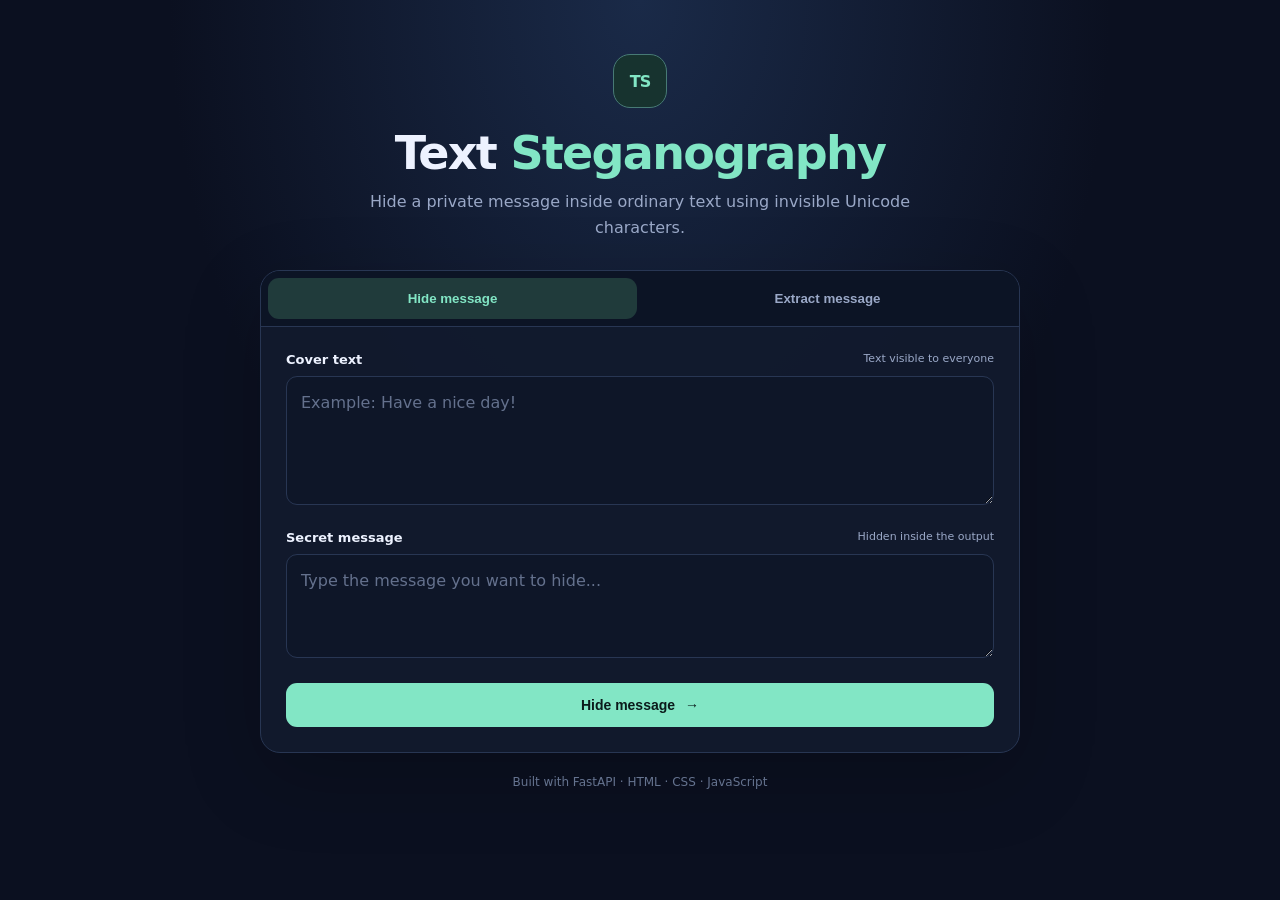
<file: frontend/index.html>
<!doctype html>
<html lang="en">
<head>
  <meta charset="UTF-8" />
  <meta name="viewport" content="width=device-width, initial-scale=1.0" />
  <meta name="description" content="A simple text steganography tool for hiding and extracting messages in text." />
  <title>Text Steganography</title>
  <link rel="stylesheet" href="style.css" />
</head>
<body>
  <main class="shell">
    <header class="hero">
      <div class="mark" aria-hidden="true">TS</div>
     
      <h1>Text <span>Steganography</span></h1>
      <p class="subtitle">Hide a private message inside ordinary text using invisible Unicode characters.</p>
      
    </header>

    <section class="card">
      <div class="tabs" role="tablist" aria-label="Steganography mode">
        <button class="tab active" data-mode="hide" role="tab" aria-selected="true">Hide message</button>
        <button class="tab" data-mode="extract" role="tab" aria-selected="false">Extract message</button>
      </div>

      <form id="hide-form" class="panel">
        <label for="cover-text">Cover text <span>Text visible to everyone</span></label>
        <textarea id="cover-text" rows="4" maxlength="10000" placeholder="Example: Have a nice day!"></textarea>

        <label for="secret-message">Secret message <span>Hidden inside the output</span></label>
        <textarea id="secret-message" rows="3" maxlength="2000" placeholder="Type the message you want to hide..."></textarea>

        <button class="primary" type="submit">Hide message <span aria-hidden="true">→</span></button>
      </form>

      <form id="extract-form" class="panel hidden">
        <label for="encoded-text">Text containing hidden data</label>
        <textarea id="encoded-text" rows="7" placeholder="Paste the complete encoded text here..."></textarea>
        <button class="primary" type="submit">Extract message <span aria-hidden="true">→</span></button>
      </form>

      <div id="status" class="status" role="status" aria-live="polite"></div>

      <section id="result" class="result hidden">
        <div class="result-head">
          <h2 id="result-title">Result</h2>
          <button id="copy-btn" class="secondary" type="button">Copy</button>
        </div>
        <pre id="result-text"></pre>
        <p class="hint" id="result-hint"></p>
      </section>
    </section>

    <footer>Built with FastAPI · HTML · CSS · JavaScript</footer>
  </main>
  <script src="app.js"></script>
</body>
</html>
</file>
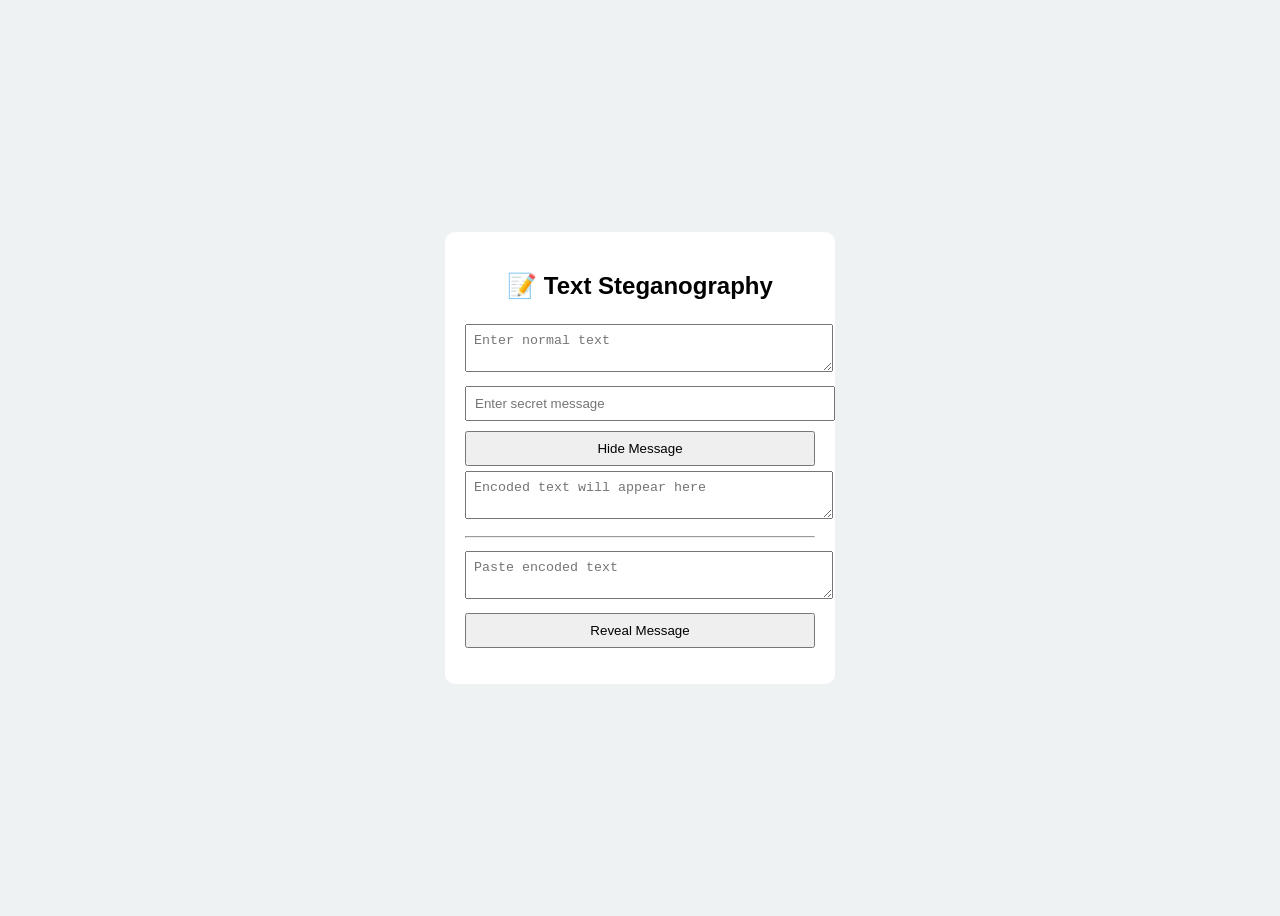
<file: Text Steganography project/index.html>
<!DOCTYPE html>
<html lang="en">
<head>
  <meta charset="UTF-8">
  <title>Simple Text Steganography</title>
  <link rel="stylesheet" href="style.css">
</head>
<body>
  <div class="container">
    <h2>📝 Text Steganography</h2>

    <textarea id="coverText" placeholder="Enter normal text"></textarea>
    <input type="text" id="secretText" placeholder="Enter secret message">

    <button onclick="hideMessage()">Hide Message</button>

    <textarea id="encodedText" placeholder="Encoded text will appear here"></textarea>

    <hr>

    <textarea id="decodeInput" placeholder="Paste encoded text"></textarea>
    <button onclick="revealMessage()">Reveal Message</button>

    <p id="decodedOutput"></p>
  </div>

  <script src="script.js"></script>
</body>
</html>
</file>
<file: frontend/style.css>
:root {
  --bg: #0b1020;
  --panel: #121a2d;
  --panel2: #0e1628;
  --text: #edf2ff;
  --muted: #9aa8c7;
  --line: #283653;
  --accent: #82e6c5;
  --accent-dark: #102d2b;
  --danger: #ffb8b8;
}
* { box-sizing: border-box; }
body {
  margin: 0; min-height: 100vh; color: var(--text);
  background: radial-gradient(ellipse at top, #1a2a48 0, var(--bg) 52%);
  font-family: Inter, ui-sans-serif, system-ui, -apple-system, BlinkMacSystemFont, "Segoe UI", sans-serif;
}
.shell { width: min(760px, calc(100% - 32px)); margin: 0 auto; padding: 54px 0 28px; }
.hero { text-align: center; margin-bottom: 28px; }
.mark {
  width: 54px; height: 54px; margin: 0 auto 18px; display: grid; place-items: center;
  border: 1px solid #477a75; border-radius: 17px; background: #17332f;
  color: var(--accent); font-weight: 800; letter-spacing: -1px;
}
.eyebrow { color: var(--accent); font-size: 11px; font-weight: 800; letter-spacing: 2px; }
h1 { margin: 9px 0; font-size: clamp(30px, 6vw, 46px); letter-spacing: -1.7px; }
h1 span { color: var(--accent); }
.subtitle { max-width: 540px; margin: 0 auto; color: var(--muted); line-height: 1.65; }
.notice { display: inline-block; margin-top: 18px; padding: 9px 12px; border: 1px solid #554c36; border-radius: 9px; color: #e9d6a3; font-size: 12px; }
.card { border: 1px solid var(--line); border-radius: 20px; overflow: hidden; background: rgba(18,26,45,.94); box-shadow: 0 24px 80px #0003; }
.tabs { display: grid; grid-template-columns: 1fr 1fr; padding: 7px; gap: 6px; background: #0c1425; border-bottom: 1px solid var(--line); }
.tab { padding: 13px; border: 0; border-radius: 11px; background: transparent; color: var(--muted); font-weight: 700; cursor: pointer; }
.tab.active { background: #203b3b; color: var(--accent); }
.panel { padding: 25px; }
.hidden { display: none !important; }
label { display: flex; justify-content: space-between; gap: 10px; margin: 0 0 9px; font-size: 13px; font-weight: 750; }
label span { color: var(--muted); font-weight: 400; font-size: 11px; }
textarea { width: 100%; resize: vertical; padding: 14px; margin-bottom: 21px; border: 1px solid var(--line); border-radius: 11px; outline: none; background: var(--panel2); color: var(--text); font: inherit; line-height: 1.55; }
textarea:focus { border-color: #5cae9d; box-shadow: 0 0 0 3px #82e6c51a; }
textarea::placeholder { color: #64718d; }
.primary { display: flex; justify-content: center; align-items: center; gap: 10px; width: 100%; padding: 14px; border: 0; border-radius: 11px; background: var(--accent); color: #0b1b1b; font-size: 14px; font-weight: 850; cursor: pointer; }
.primary:hover { filter: brightness(1.05); }
.primary:disabled { opacity: .6; cursor: wait; }
.status { padding: 0 25px; color: var(--muted); font-size: 13px; }
.status.error { padding-bottom: 16px; color: var(--danger); }
.status.success { padding-bottom: 16px; color: var(--accent); }
.result { margin: 8px 25px 25px; padding: 17px; border: 1px solid var(--line); border-radius: 13px; background: var(--panel2); }
.result-head { display: flex; align-items: center; justify-content: space-between; gap: 10px; }
.result h2 { margin: 0; font-size: 15px; }
.secondary { padding: 8px 12px; border: 1px solid #477a75; border-radius: 8px; background: transparent; color: var(--accent); font-weight: 700; cursor: pointer; }
pre { white-space: pre-wrap; overflow-wrap: anywhere; margin: 14px 0; color: #d9e4ff; font: 13px/1.65 ui-monospace, SFMono-Regular, Menlo, monospace; }
.hint { color: var(--muted); font-size: 12px; line-height: 1.5; margin-bottom: 0; }
footer { padding-top: 22px; color: #65738f; text-align: center; font-size: 12px; }
@media (max-width: 520px) {
  .shell { padding-top: 34px; }
  .panel { padding: 18px; }
  .status { padding-left: 18px; padding-right: 18px; }
  .result { margin-left: 18px; margin-right: 18px; }
  label { flex-direction: column; gap: 4px; }
}
</file>
<file: Text Steganography project/style.css>
body {
  font-family: Arial, sans-serif;
  display: flex;
  justify-content: center;
  align-items: center;
  height: 100vh;
  background: #eef2f3;
}

.container {
  width: 350px;
  background: white;
  padding: 20px;
  border-radius: 10px;
  text-align: center;
}

textarea, input {
  width: 100%;
  margin: 5px 0;
  padding: 8px;
}

button {
  width: 100%;
  padding: 8px;
  margin-top: 5px;
  cursor: pointer;
}
</file>
